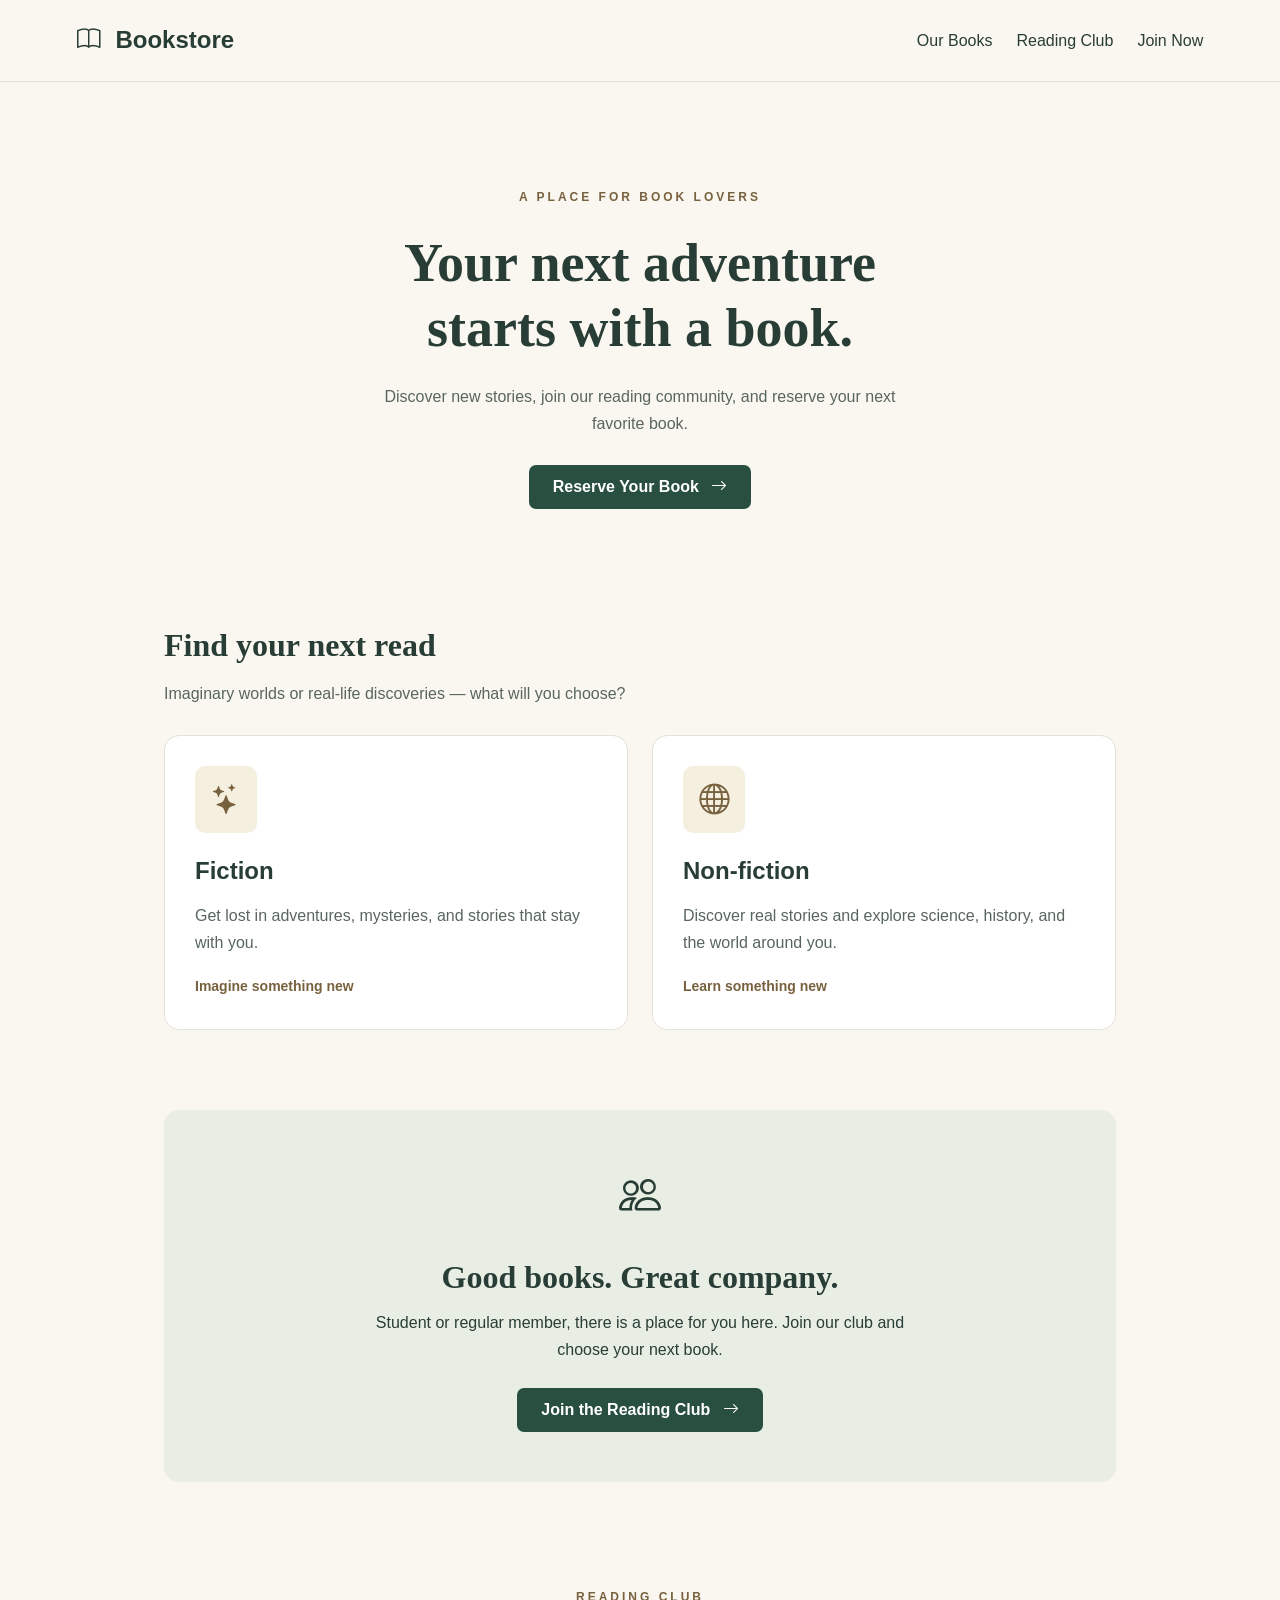
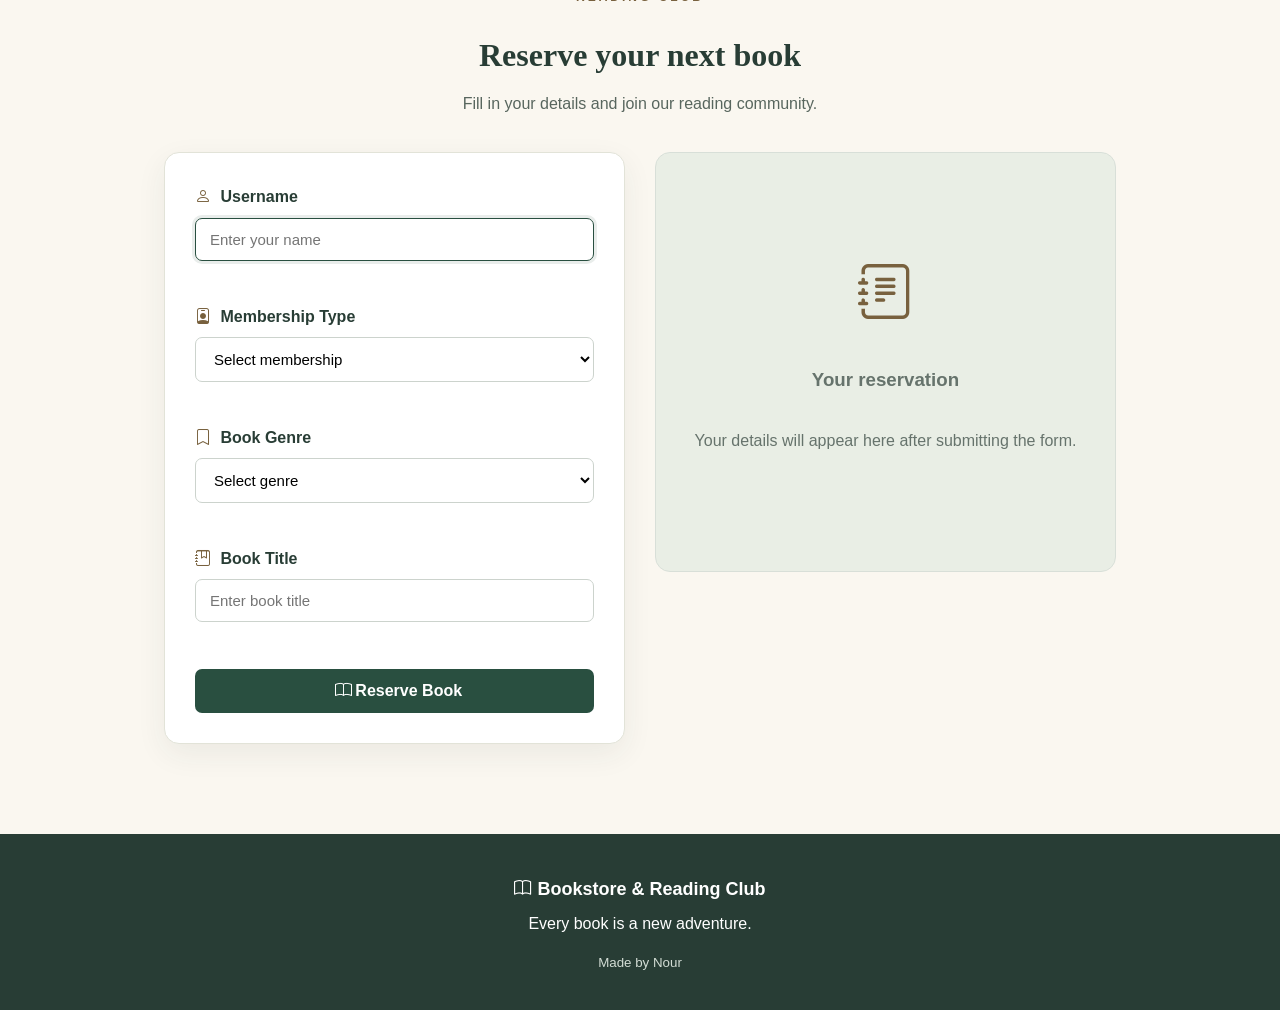
<file: index.html>
<!DOCTYPE html>
<html lang="en">

<head>
    <meta charset="UTF-8">
    <meta name="viewport" content="width=device-width, initial-scale=1.0">

    <title>Bookstore & Reading Club</title>

    <link
        rel="stylesheet"
        href="https://cdn.jsdelivr.net/npm/bootstrap-icons@1.13.1/font/bootstrap-icons.min.css"
    >

    <link rel="stylesheet" href="style.css">
</head>

<body>

    <!-- Header -->
    <header>

        <a class="logo" href="#">
            <i class="bi bi-book"></i>
            Bookstore
        </a>

        <nav>
            <a href="#categories">Our Books</a>
            <a href="#club">Reading Club</a>
            <a href="#join">Join Now</a>
        </nav>

    </header>


    <main>

        <!-- Hero -->
        <section class="hero">

            <span class="label">
                A PLACE FOR BOOK LOVERS
            </span>

            <h1>
                Your next adventure
                <br>
                starts with a book.
            </h1>

            <p>
                Discover new stories, join our reading community,
                and reserve your next favorite book.
            </p>

            <button class="button join-button" type="button">
                Reserve Your Book
                <i class="bi bi-arrow-right"></i>
            </button>

        </section>


        <!-- Categories -->
        <section id="categories">

            <h2>Find your next read</h2>

            <p class="section-description">
                Imaginary worlds or real-life discoveries —
                what will you choose?
            </p>


            <div class="book-cards">

                <article class="card">

                    <i class="bi bi-stars"></i>

                    <h3>Fiction</h3>

                    <p>
                        Get lost in adventures, mysteries,
                        and stories that stay with you.
                    </p>

                    <span>Imagine something new</span>

                </article>


                <article class="card">

                    <i class="bi bi-globe"></i>

                    <h3>Non-fiction</h3>

                    <p>
                        Discover real stories and explore science,
                        history, and the world around you.
                    </p>

                    <span>Learn something new</span>

                </article>

            </div>

        </section>


        <!-- Reading Club -->
        <section class="club" id="club">

            <i class="bi bi-people"></i>

            <h2>Good books. Great company.</h2>

            <p>
                Student or regular member, there is a place for you here.
                Join our club and choose your next book.
            </p>

            <button class="button join-button" type="button">
                Join the Reading Club

                <i class="bi bi-arrow-right"></i>
            </button>

        </section>


        <!-- Join Form -->
        <section class="join-section" id="join">

            <div class="form-heading">

                <span class="label">
                    READING CLUB
                </span>

                <h2>Reserve your next book</h2>

                <p>
                    Fill in your details and join our reading community.
                </p>

            </div>


            <div class="form-layout">

                <!-- Form -->
                <form id="club-form">

                    <div class="form-group">

                        <label for="username">
                            <i class="bi bi-person"></i>
                            Username
                        </label>

                        <input
                            id="username"
                            type="text"
                            placeholder="Enter your name"
                        >

                        <span class="error" id="username-error"></span>

                    </div>


                    <div class="form-group">

                        <label for="membership">
                            <i class="bi bi-person-badge"></i>
                            Membership Type
                        </label>

                        <select id="membership">

                            <option value="">
                                Select membership
                            </option>

                            <option value="student">
                                Student
                            </option>

                            <option value="regular">
                                Regular
                            </option>

                        </select>

                        <span class="error" id="membership-error"></span>

                    </div>


                    <div class="form-group">

                        <label for="genre">
                            <i class="bi bi-bookmark"></i>
                            Book Genre
                        </label>

                        <select id="genre">

                            <option value="">
                                Select genre
                            </option>

                            <option value="Fiction">
                                Fiction
                            </option>

                            <option value="Science">
                                Science
                            </option>

                            <option value="History">
                                History
                            </option>

                            <option value="Biography">
                                Biography
                            </option>

                            <option value="Non-fiction">
                                Non-fiction
                            </option>

                        </select>

                        <span class="error" id="genre-error"></span>

                    </div>


                    <div class="form-group">

                        <label for="bookTitle">
                            <i class="bi bi-journal-bookmark"></i>
                            Book Title
                        </label>

                        <input
                            id="bookTitle"
                            type="text"
                            placeholder="Enter book title"
                        >

                        <span class="error" id="book-error"></span>

                    </div>


                    <button
                        class="button submit-button"
                        type="submit"
                    >
                        <i class="bi bi-book"></i>
                        Reserve Book
                    </button>

                </form>


                <!-- Result -->
                <div id="result-card">

                    <div class="empty-result">

                        <i class="bi bi-journal-text"></i>

                        <h3>Your reservation</h3>

                        <p>
                            Your details will appear here
                            after submitting the form.
                        </p>

                    </div>

                </div>

            </div>

        </section>

    </main>


    <!-- Footer -->
    <footer>

        <p>
            <i class="bi bi-book"></i>
            Bookstore & Reading Club
        </p>

        <p>
            Every book is a new adventure.
        </p>

        <small>
            Made by Nour
        </small>

    </footer>


    <script src="app.js"></script>

</body>

</html>
</file>
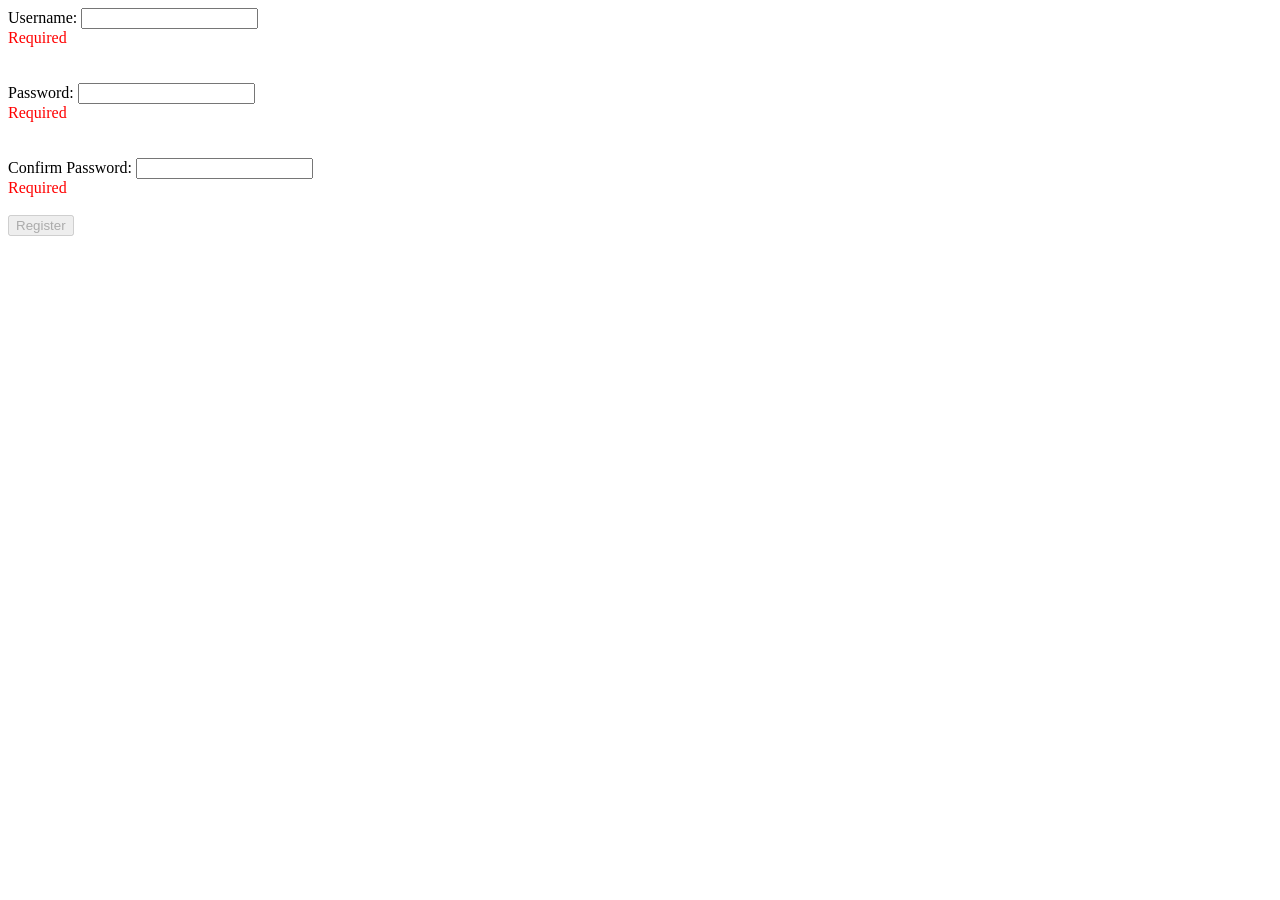
<file: EventsAndDOMEx/Basic/index.html>
<!DOCTYPE html>
<html lang="en">
<head>
    <meta charset="UTF-8">
    <meta name="viewport" content="width=device-width, initial-scale=1.0">
    <title>Document</title>
</head>
<body>
    <form id="form">
        <input id="username" type="text" ><br><br>
        <input id="password" type="password" > <br> <br>
        <input id="ConfirmPassword" type="password">
        <br>
        <button id="register" disabled>Register</button>
    </form>
    <script src="app.js"></script>
</body>
</html>
</file>
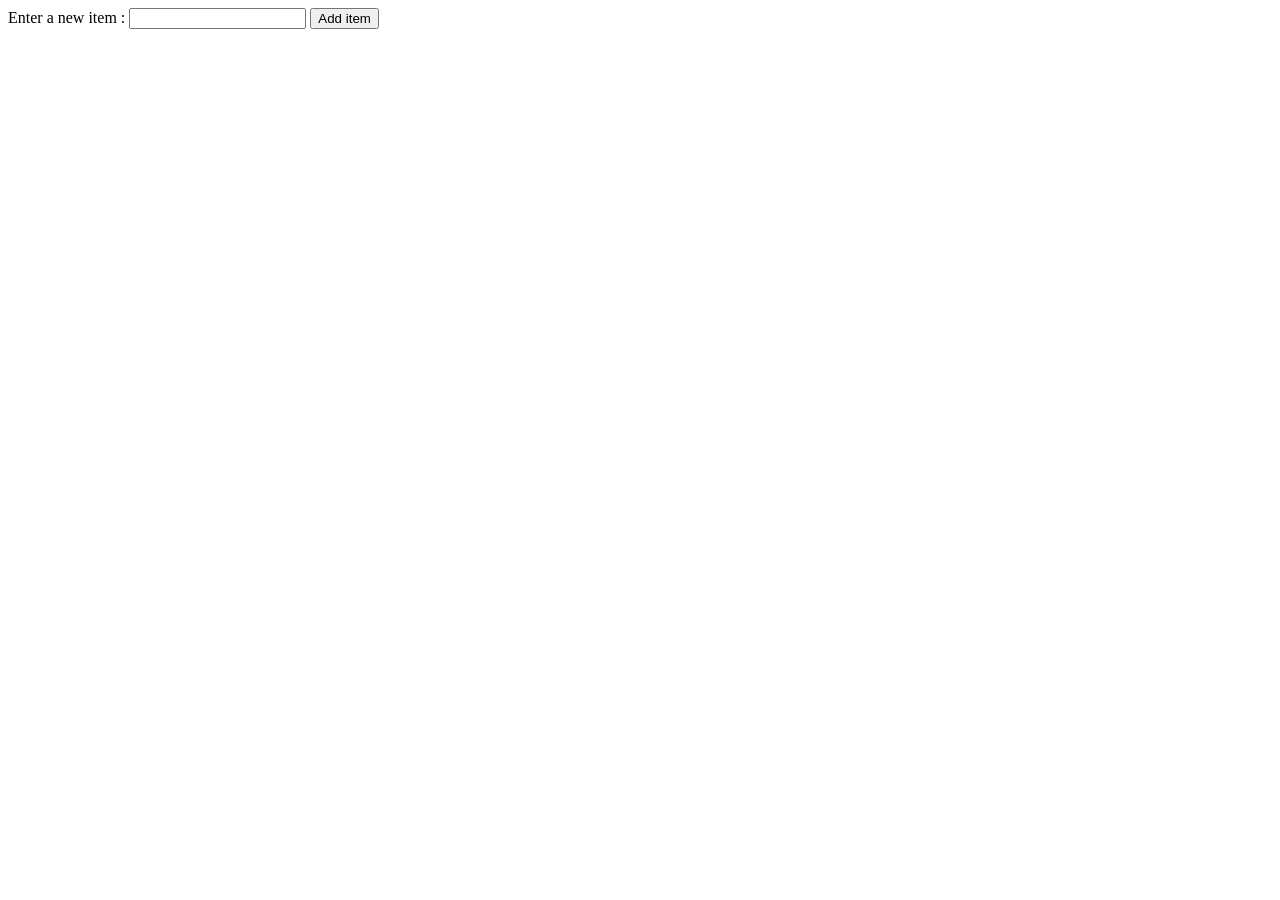
<file: EventsAndDOMEx/Advanced/q1/index.html>
<!DOCTYPE html>
<html lang="en">

<head>
    <meta charset="UTF-8">
    <meta name="viewport" content="width=device-width, initial-scale=1.0">
    <title>Document</title>
</head>

<body>
    <form id="form">
        <label>Enter a new item : </label>
        <input id="input" type="text">
        <button id="btn" type="button">Add item</button>
        <ul id="ul" >

        </ul>
    </form>
    <script src="app.js"></script>
</body>

</html>
</file>
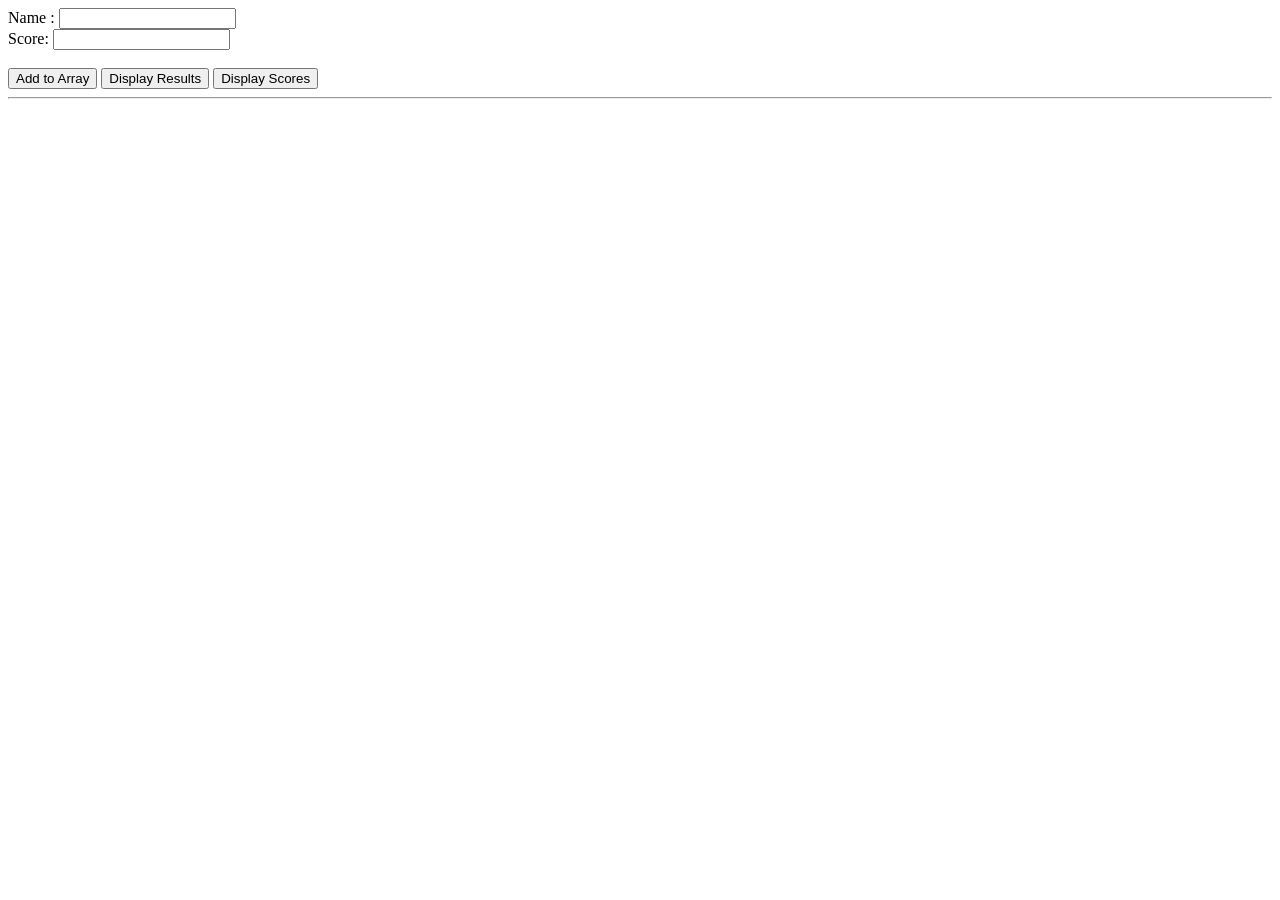
<file: EventsAndDOMEx/Advanced/q2/index.html>
<!DOCTYPE html>
<html lang="en">
<head>
    <meta charset="UTF-8">
    <meta name="viewport" content="width=device-width, initial-scale=1.0">
    <title>Document</title>
</head>
<body>
    <form>
        <label >Name : </label>
        <input id="name" type="text">
        <br>
        <label>Score:</label>
        <input id="score" type="text">
        <br>
        <br>
        <button id="btn1" type="button">Add to Array</button>
        <button id="btn2" type="button">Display Results</button>
        <button id="btn3" type="button">Display Scores</button>
        <div id="results">

        </div>
        <hr>
        
        <table id="scores_table"></table>
    </form>

    <script src="app.js"></script>
</body>
</html>
</file>
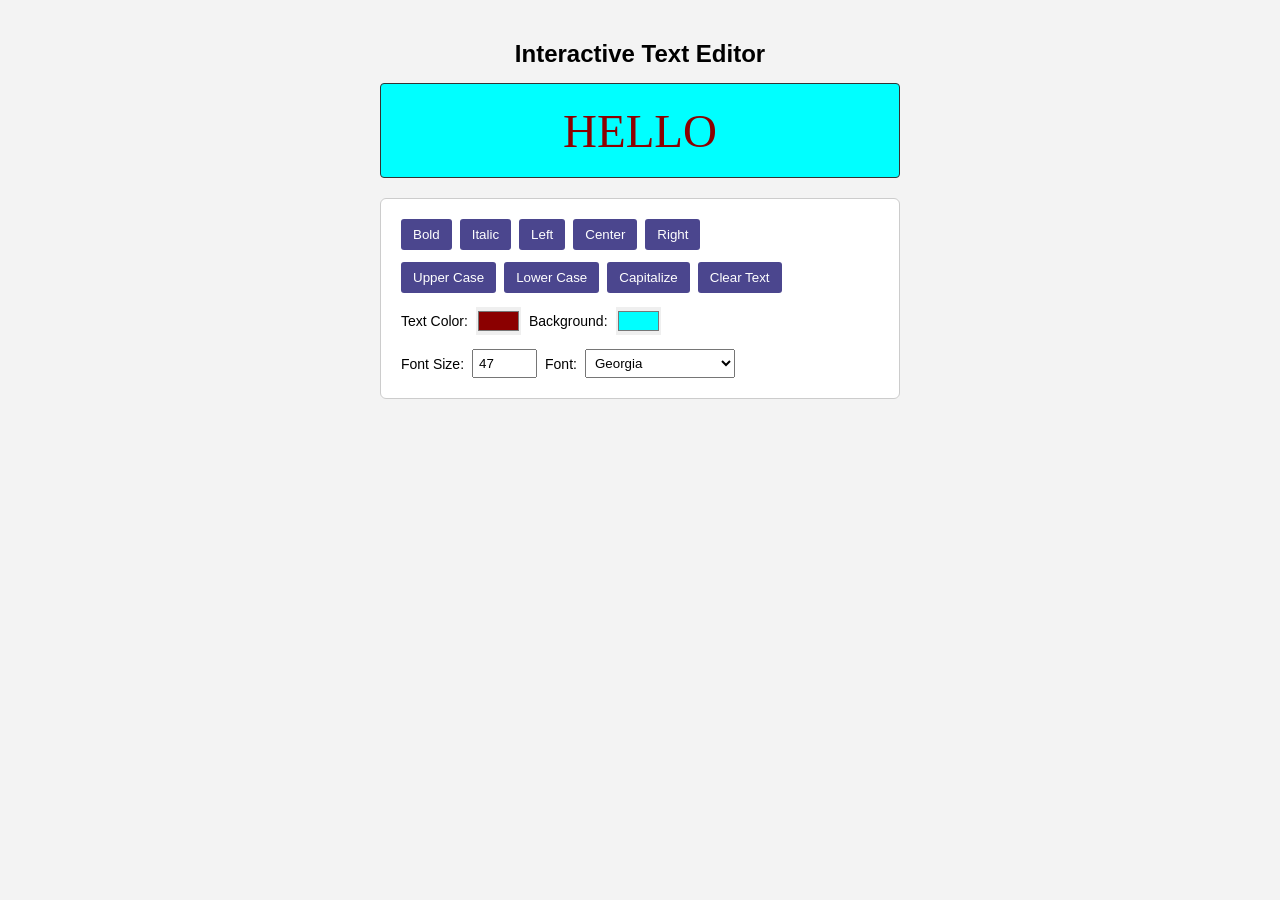
<file: EventsAndDOMEx/Advanced/q3/index.html>
<!DOCTYPE html>
<html lang="en">
<head>
    <meta charset="UTF-8">
    <meta name="viewport" content="width=device-width, initial-scale=1.0">
    <title>Interactive Text Editor</title>
    <link rel="stylesheet" href="style.css">
</head>
<body>

    <div class="container">

        <h2>Interactive Text Editor</h2>

        <div id="displayText">HELLO</div>

        <div class="controls">

            <div class="buttons-row">
                <button id="boldBtn">Bold</button>
                <button id="italicBtn">Italic</button>

                <button id="leftBtn">Left</button>
                <button id="centerBtn">Center</button>
                <button id="rightBtn">Right</button>
            </div>

            <div class="buttons-row">
                <button id="upperBtn">Upper Case</button>
                <button id="lowerBtn">Lower Case</button>
                <button id="capitalizeBtn">Capitalize</button>
                <button id="clearBtn">Clear Text</button>
            </div>

            <div class="options-row">
                <label for="textColor">Text Color:</label>
                <input type="color" id="textColor" value="#8b0000">

                <label for="backgroundColor">Background:</label>
                <input type="color" id="backgroundColor" value="#00ffff">
            </div>

            <div class="options-row">
                <label for="fontSize">Font Size:</label>
                <input type="number" id="fontSize" value="47" min="1">

                <label for="fontFamily">Font:</label>
                <select id="fontFamily">
                    <option value="Georgia" selected>Georgia</option>
                    <option value="Arial">Arial</option>
                    <option value="'Times New Roman'">Times New Roman</option>
                </select>
            </div>

        </div>

    </div>

    <script src="app.js"></script>
</body>
</html>
</file>
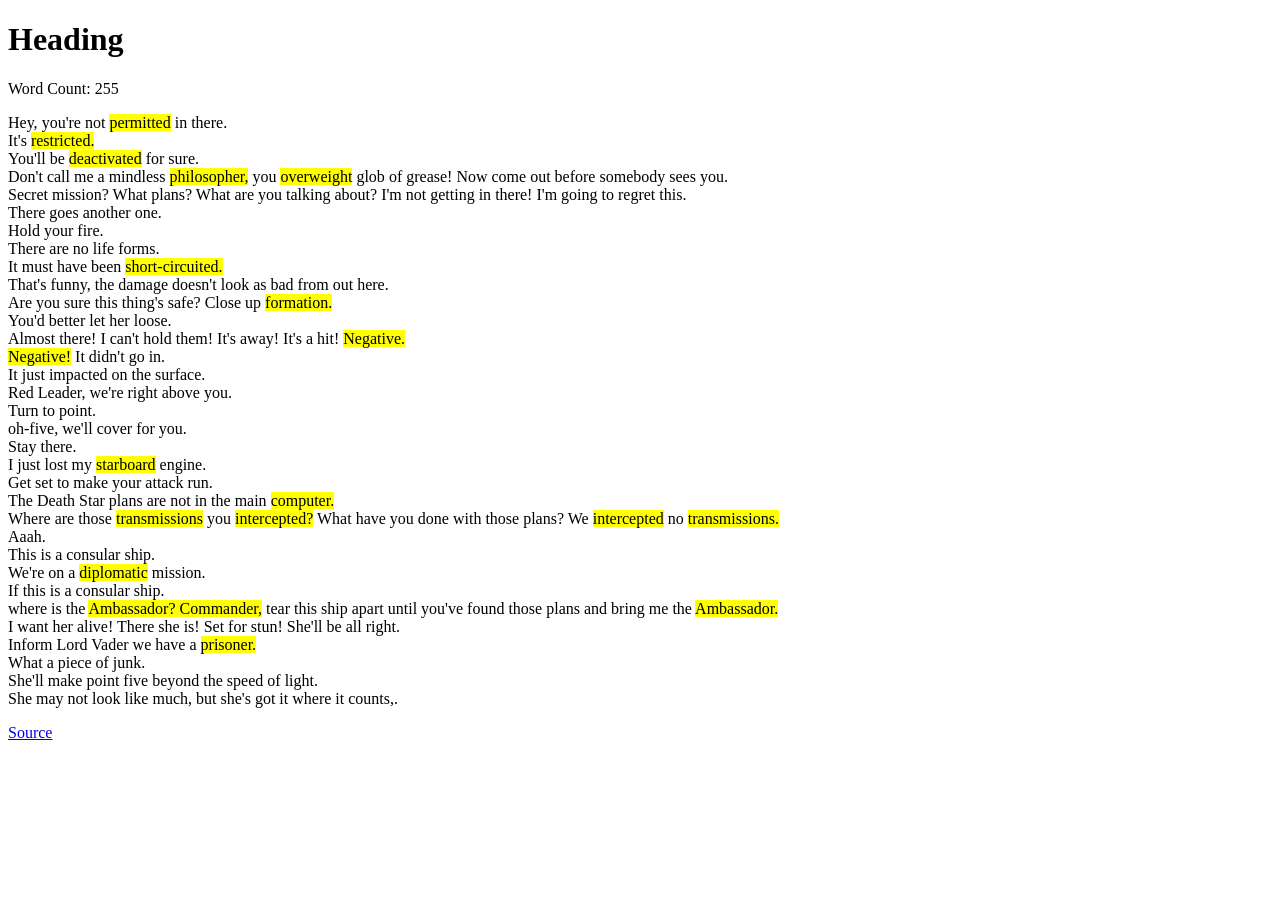
<file: EventsAndDOMEx/Mid/mid.html>
<!DOCTYPE html>
<html lang="en">

<head>
    <meta charset="UTF-8">
    <meta name="viewport" content="width=device-width, initial-scale=1.0">
    <title>Document</title>
</head>

<body>
    <h1>Heading</h1>

    <p id="paragraph">
        Hey, you're not permitted in there. It's restricted. You'll be deactivated for sure.
        Don't call me a mindless philosopher, you overweight glob of grease! Now come out
        before somebody sees you. Secret mission? What plans? What are you talking about?
        I'm not getting in there! I'm going to regret this. There goes another one.
        Hold your fire. There are no life forms. It must have been short-circuited.
        That's funny, the damage doesn't look as bad from out here. Are you sure this
        thing's safe? Close up formation. You'd better let her loose. Almost there!
        I can't hold them! It's away! It's a hit! Negative. Negative! It didn't go in.
        It just impacted on the surface. Red Leader, we're right above you. Turn to point...
        oh-five, we'll cover for you. Stay there... I just lost my starboard engine.
        Get set to make your attack run. The Death Star plans are not in the main computer.
        Where are those transmissions you intercepted? What have you done with those plans?
        We intercepted no transmissions. Aaah... This is a consular ship. We're on a
        diplomatic mission. If this is a consular ship... where is the Ambassador?
        Commander, tear this ship apart until you've found those plans and bring me the Ambassador.
        I want her alive! There she is! Set for stun! She'll be all right. Inform Lord Vader
        we have a prisoner. What a piece of junk. She'll make point five beyond the speed of light.
        She may not look like much, but she's got it where it counts,
        </p>


        <script src="mid.js"></script>
</body>

</html>
</file>
<file: style.css>
* {
    box-sizing: border-box;
}

html {
    scroll-behavior: smooth;
}

body {
    margin: 0;
    font-family: Arial, sans-serif;
    background-color: #faf7f0;
    color: #283d35;
    line-height: 1.7;
}


/* Header */

header {
    display: flex;
    justify-content: space-between;
    align-items: center;

    gap: 20px;

    padding: 20px 6%;

    background-color: rgba(250, 247, 240, 0.95);

    border-bottom: 1px solid #dfdfd3;

    position: sticky;
    top: 0;

    z-index: 100;
}

a {
    color: inherit;
    text-decoration: none;
}

.logo {
    font-size: 24px;
    font-weight: bold;
}

.logo i {
    margin-right: 8px;
}

nav {
    display: flex;
    gap: 24px;
}

nav a {
    position: relative;
}

nav a::after {
    content: "";

    position: absolute;

    left: 0;
    bottom: -5px;

    width: 0;
    height: 2px;

    background-color: #78613e;

    transition: 0.3s;
}

nav a:hover::after {
    width: 100%;
}


/* Main */

main {
    max-width: 1000px;
    margin: auto;

    padding: 0 24px;
}

h1,
h2,
h3 {
    line-height: 1.2;
}


/* Hero */

.hero {
    padding: 100px 0 90px;

    text-align: center;

    animation: fadeUp 0.9s ease;
}

.label {
    font-size: 12px;

    font-weight: bold;

    letter-spacing: 3px;

    color: #78613e;
}

h1 {
    font-family: Georgia, serif;

    font-size: 54px;

    margin: 22px 0;
}

.hero p {
    max-width: 530px;

    margin: 0 auto 28px;

    color: #58665e;
}


/* Buttons */

.button {
    display: inline-block;

    background-color: #294f40;
    color: white;

    padding: 13px 24px;

    border: none;
    border-radius: 7px;

    font-family: inherit;
    font-size: 16px;
    font-weight: bold;

    cursor: pointer;

    transition:
        transform 0.25s,
        background-color 0.25s,
        box-shadow 0.25s;
}

.button:hover {
    background-color: #19382b;

    transform: translateY(-3px);

    box-shadow: 0 8px 18px rgba(40, 61, 53, 0.18);
}

.button i {
    margin-left: 8px;
}


/* Categories */

#categories {
    padding-bottom: 80px;
}

h2 {
    font-family: Georgia, serif;

    font-size: 32px;

    margin-bottom: 12px;
}

.section-description {
    color: #58665e;

    margin-bottom: 28px;
}

.book-cards {
    display: flex;

    gap: 24px;
}

.card {
    flex: 1;

    padding: 30px;

    background-color: white;

    border: 1px solid #e2e3d8;

    border-radius: 15px;

    transition:
        transform 0.3s,
        box-shadow 0.3s,
        border-color 0.3s;
}

.card:hover {
    transform: translateY(-8px);

    border-color: #a68b62;

    box-shadow: 0 14px 30px rgba(40, 61, 53, 0.1);
}

.card > i {
    display: inline-block;

    font-size: 30px;

    color: #78613e;

    background-color: #f5efdf;

    padding: 8px 16px;

    border-radius: 10px;

    transition: transform 0.3s;
}

.card:hover > i {
    transform: rotate(-5deg) scale(1.08);
}

.card h3 {
    font-size: 24px;

    margin-bottom: 12px;
}

.card p {
    color: #58665e;
}

.card span {
    font-size: 14px;

    font-weight: bold;

    color: #78613e;
}


/* Reading Club */

.club {
    padding: 50px 30px;

    margin-bottom: 80px;

    text-align: center;

    background-color: #e9eee5;

    border-radius: 15px;
}

.club > i {
    display: inline-block;

    font-size: 42px;

    animation: floating 3s ease-in-out infinite;
}

.club p {
    max-width: 550px;

    margin: 0 auto 25px;
}


/* Join Form */

.join-section {
    padding: 20px 0 90px;
}

.form-heading {
    text-align: center;

    margin-bottom: 35px;
}

.form-heading p {
    color: #58665e;
}

.form-layout {
    display: grid;

    grid-template-columns: 1fr 1fr;

    gap: 30px;

    align-items: start;
}


/* Form */

#club-form {
    background-color: white;

    padding: 30px;

    border: 1px solid #e2e3d8;

    border-radius: 15px;

    box-shadow: 0 10px 30px rgba(40, 61, 53, 0.07);
}

.form-group {
    margin-bottom: 20px;
}

.form-group label {
    display: block;

    margin-bottom: 7px;

    font-weight: bold;
}

.form-group label i {
    margin-right: 5px;

    color: #78613e;
}

.form-group input,
.form-group select {
    width: 100%;

    padding: 12px 14px;

    border: 1px solid #ccd3cd;

    border-radius: 7px;

    background-color: #fff;

    font-family: inherit;

    font-size: 15px;

    outline: none;

    transition:
        border-color 0.2s,
        box-shadow 0.2s;
}

.form-group input:focus,
.form-group select:focus {
    border-color: #294f40;

    box-shadow: 0 0 0 3px rgba(41, 79, 64, 0.1);
}

.error {
    display: block;

    min-height: 18px;

    margin-top: 4px;

    font-size: 13px;

    color: #b23838;
}

.submit-button {
    width: 100%;

    margin-top: 5px;
}


/* Result */

#result-card {
    min-height: 420px;

    padding: 30px;

    background-color: #e9eee5;

    border-radius: 15px;

    border: 1px solid #d8dfd8;
}

.empty-result {
    height: 350px;

    display: flex;

    flex-direction: column;

    justify-content: center;

    align-items: center;

    text-align: center;

    color: #66736c;
}

.empty-result i {
    font-size: 55px;

    color: #78613e;

    margin-bottom: 10px;
}

.result-content {
    animation: resultAnimation 0.5s ease;
}

.result-icon {
    width: 65px;
    height: 65px;

    display: flex;

    align-items: center;
    justify-content: center;

    margin-bottom: 20px;

    border-radius: 50%;

    background-color: #294f40;

    color: white;

    font-size: 28px;
}

.result-content h3 {
    font-family: Georgia, serif;

    font-size: 27px;

    margin-bottom: 20px;
}

.result-row {
    display: flex;

    justify-content: space-between;

    gap: 15px;

    padding: 12px 0;

    border-bottom: 1px solid #ccd6ce;
}

.result-row span:first-child {
    font-weight: bold;
}

.discount {
    margin-top: 22px;

    padding: 13px;

    text-align: center;

    border-radius: 8px;

    background-color: #fff;

    font-weight: bold;

    color: #78613e;
}


/* Footer */

footer {
    padding: 35px 20px;

    text-align: center;

    background-color: #283d35;

    color: white;
}

footer p {
    margin: 5px 0;
}

footer p:first-child {
    font-size: 18px;

    font-weight: bold;
}

footer small {
    display: block;

    margin-top: 15px;

    color: #d3ddd5;
}


/* Animations */

@keyframes fadeUp {

    from {
        opacity: 0;

        transform: translateY(30px);
    }

    to {
        opacity: 1;

        transform: translateY(0);
    }
}


@keyframes floating {

    0%,
    100% {
        transform: translateY(0);
    }

    50% {
        transform: translateY(-8px);
    }
}


@keyframes resultAnimation {

    from {
        opacity: 0;

        transform: translateY(20px) scale(0.97);
    }

    to {
        opacity: 1;

        transform: translateY(0) scale(1);
    }
}


/* Responsive */

@media (max-width: 700px) {

    header {
        flex-direction: column;

        gap: 10px;
    }

    nav {
        gap: 15px;

        flex-wrap: wrap;

        justify-content: center;
    }

    h1 {
        font-size: 38px;
    }

    .hero {
        padding: 60px 0;
    }

    .book-cards {
        flex-direction: column;
    }

    .form-layout {
        grid-template-columns: 1fr;
    }

    .club {
        padding: 35px 20px;
    }
}
</file>
<file: EventsAndDOMEx/Advanced/q3/style.css>
* {
    box-sizing: border-box;
}

body {
    margin: 0;
    font-family: Arial, sans-serif;
    background-color: #f3f3f3;
}

.container {
    width: 520px;
    margin: 40px auto;
}

h2 {
    text-align: center;
    margin-bottom: 15px;
}

#displayText {
    width: 100%;
    min-height: 95px;

    display: flex;
    align-items: center;
    justify-content: center;

    border: 1px solid #333;
    border-radius: 4px;

    background-color: cyan;
    color: darkred;

    font-size: 47px;
    font-family: Georgia, serif;

    text-align: center;

    padding: 10px;
    margin-bottom: 20px;
}

.controls {
    background-color: white;
    border: 1px solid #ccc;
    border-radius: 6px;
    padding: 20px;
}

.buttons-row {
    display: flex;
    gap: 8px;
    margin-bottom: 12px;
    flex-wrap: wrap;
}

button {
    background-color: #4b468e;
    color: white;

    border: none;
    border-radius: 3px;

    padding: 8px 12px;
    cursor: pointer;
}

button:hover {
    opacity: 0.85;
}

.options-row {
    display: flex;
    align-items: center;
    gap: 8px;
    margin-top: 14px;
}

.options-row label {
    font-size: 14px;
}

#textColor,
#backgroundColor {
    width: 45px;
    height: 28px;
    border: none;
    padding: 0;
}

#fontSize {
    width: 65px;
    padding: 5px;
}

#fontFamily {
    width: 150px;
    padding: 5px;
}
</file>
